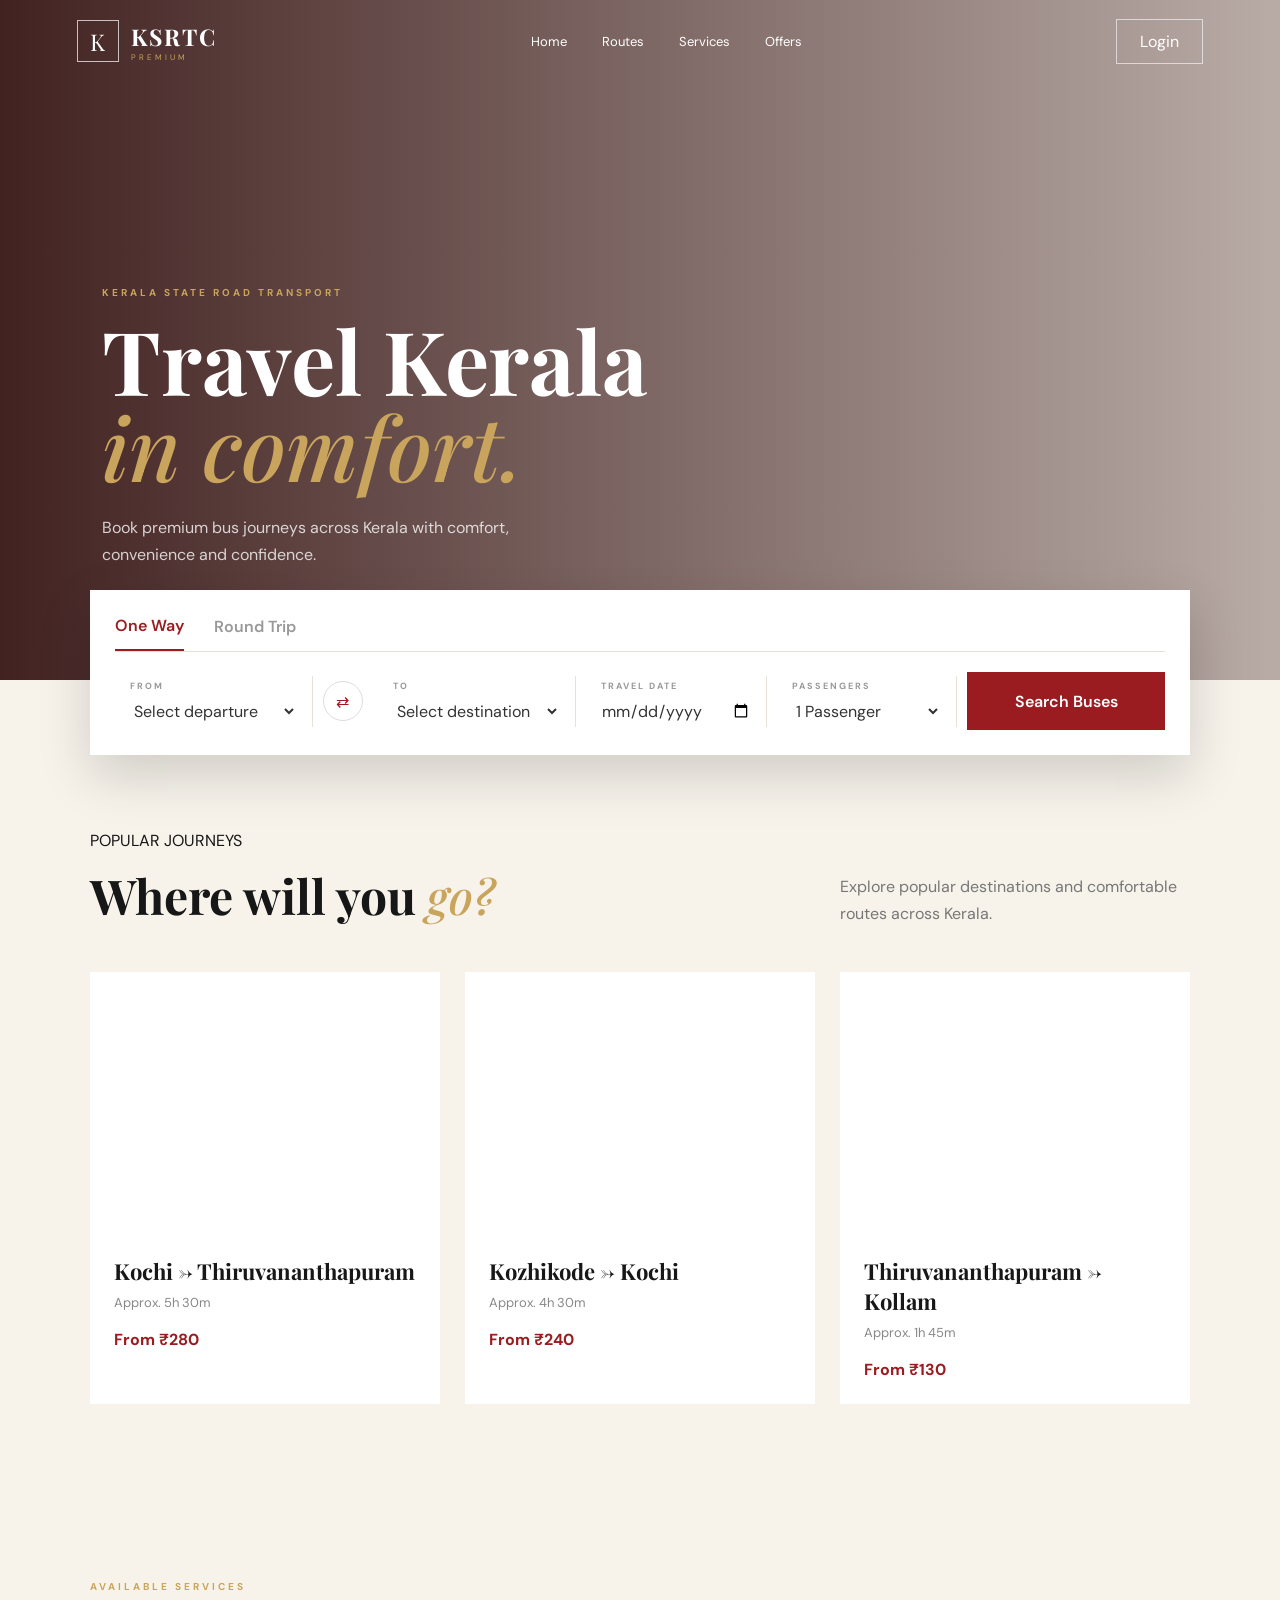
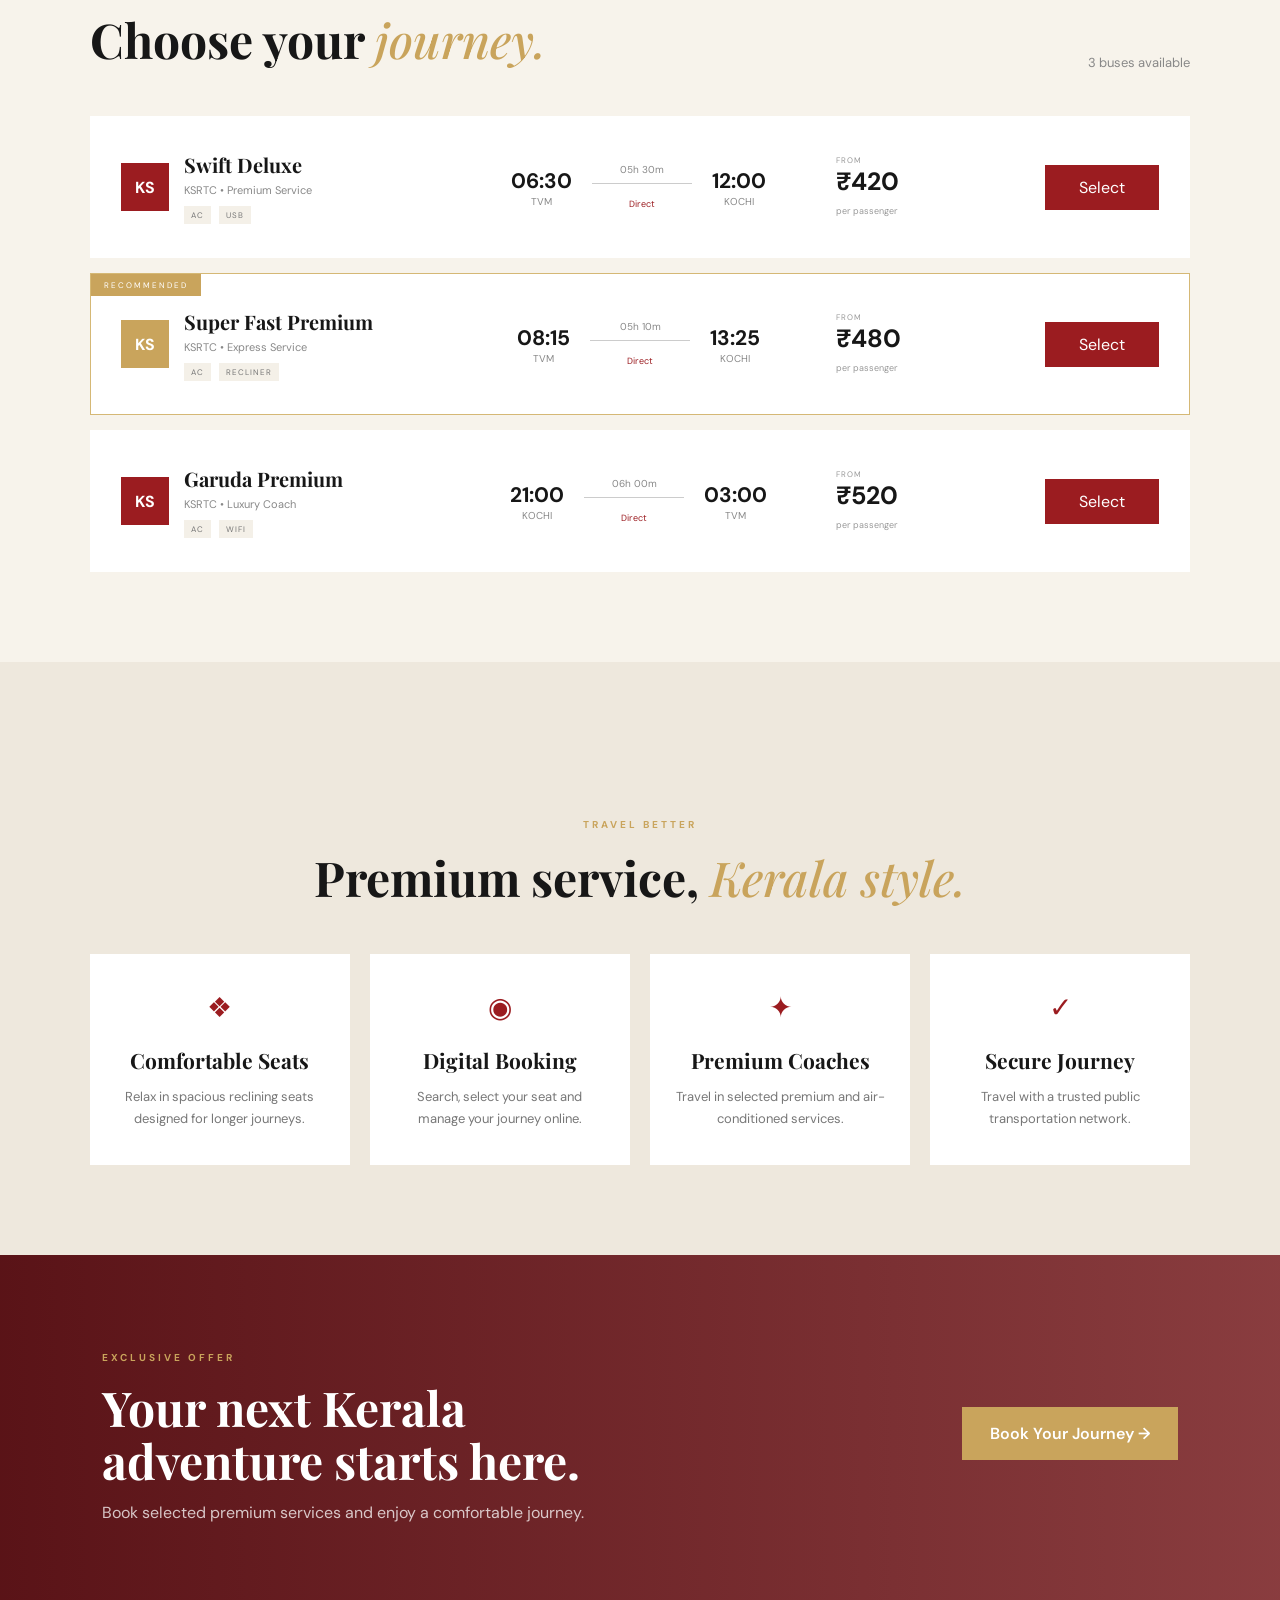
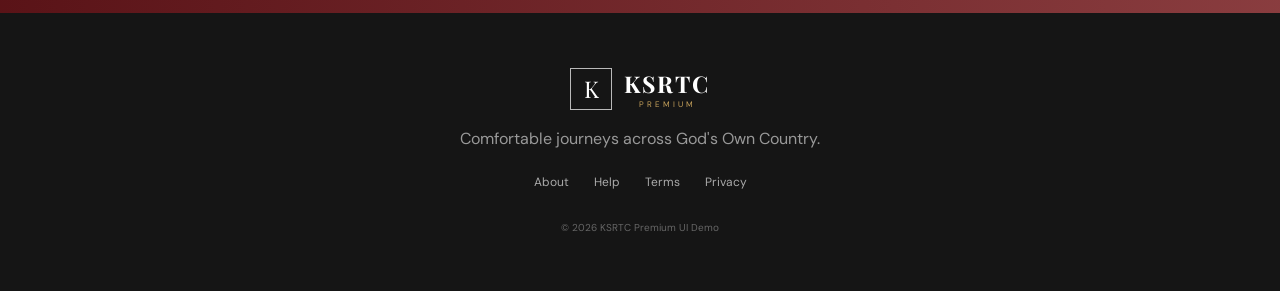
<file: index.html>
<!DOCTYPE html>
<html lang="en">
<head>
    <meta charset="UTF-8">
    <meta name="viewport" content="width=device-width, initial-scale=1.0">

    <title>KSRTC Premium | Bus Booking</title>

    <link rel="stylesheet" href="style.css">

    <link rel="preconnect" href="https://fonts.googleapis.com">
    <link rel="preconnect"
          href="https://fonts.gstatic.com"
          crossorigin>

    <link href="https://fonts.googleapis.com/css2?family=DM+Sans:wght@400;500;600;700&family=Playfair+Display:wght@600;700&display=swap"
          rel="stylesheet">
</head>

<body>

<!-- ================= NAVBAR ================= -->

<header class="navbar">

    <div class="brand">

        <div class="brand-icon">
            K
        </div>

        <div>
            <strong>KSRTC</strong>
            <span>PREMIUM</span>
        </div>

    </div>

    <nav id="mainNav">

        <a href="#home">Home</a>
        <a href="#routes">Routes</a>
        <a href="#services">Services</a>
        <a href="#offers">Offers</a>

    </nav>

    <button class="login-btn" onclick="openLogin()">
        Login
    </button>

    <button class="menu-btn" onclick="toggleMenu()">
        ☰
    </button>

</header>


<!-- ================= HERO ================= -->

<section class="hero" id="home">

    <div class="hero-overlay"></div>

    <div class="hero-content">

        <div class="premium-label">
            KERALA STATE ROAD TRANSPORT
        </div>

        <h1>
            Travel Kerala<br>
            <i>in comfort.</i>
        </h1>

        <p>
            Book premium bus journeys across Kerala
            with comfort, convenience and confidence.
        </p>

    </div>


    <!-- SEARCH CARD -->

    <div class="search-card">

        <div class="trip-tabs">

            <button class="active"
                    onclick="setTripType('oneway', this)">
                One Way
            </button>

            <button onclick="setTripType('round', this)">
                Round Trip
            </button>

        </div>


        <div class="search-grid">

            <div class="field">

                <label>FROM</label>

                <select id="from">

                    <option value="">Select departure</option>
                    <option>Thiruvananthapuram</option>
                    <option>Kollam</option>
                    <option>Alappuzha</option>
                    <option>Kochi</option>
                    <option>Thrissur</option>
                    <option>Palakkad</option>
                    <option>Kozhikode</option>
                    <option>Kannur</option>
                    <option>Kasaragod</option>

                </select>

            </div>


            <button class="swap-btn"
                    onclick="swapCities()">
                ⇄
            </button>


            <div class="field">

                <label>TO</label>

                <select id="to">

                    <option value="">Select destination</option>
                    <option>Thiruvananthapuram</option>
                    <option>Kollam</option>
                    <option>Alappuzha</option>
                    <option>Kochi</option>
                    <option>Thrissur</option>
                    <option>Palakkad</option>
                    <option>Kozhikode</option>
                    <option>Kannur</option>
                    <option>Kasaragod</option>

                </select>

            </div>


            <div class="field">

                <label>TRAVEL DATE</label>

                <input type="date" id="travelDate">

            </div>


            <div class="field">

                <label>PASSENGERS</label>

                <select id="passengers">

                    <option value="1">1 Passenger</option>
                    <option value="2">2 Passengers</option>
                    <option value="3">3 Passengers</option>
                    <option value="4">4 Passengers</option>
                    <option value="5">5 Passengers</option>
                    <option value="6">6 Passengers</option>

                </select>

            </div>


            <button class="search-btn"
                    onclick="searchBuses()">

                Search Buses

            </button>

        </div>

    </div>

</section>


<!-- ================= ROUTES ================= -->

<section class="routes-section" id="routes">

    <div class="section-title">

        <div>

            <span>POPULAR JOURNEYS</span>

            <h2>
                Where will you <i>go?</i>
            </h2>

        </div>

        <p>
            Explore popular destinations and
            comfortable routes across Kerala.
        </p>

    </div>


    <div class="route-grid">

        <div class="route-card"
             onclick="selectRoute('Kochi','Thiruvananthapuram')">

            <div class="route-image kochi"></div>

            <div class="route-info">

                <h3>Kochi → Thiruvananthapuram</h3>

                <p>Approx. 5h 30m</p>

                <strong>From ₹280</strong>

            </div>

        </div>


        <div class="route-card"
             onclick="selectRoute('Kozhikode','Kochi')">

            <div class="route-image kozhikode"></div>

            <div class="route-info">

                <h3>Kozhikode → Kochi</h3>

                <p>Approx. 4h 30m</p>

                <strong>From ₹240</strong>

            </div>

        </div>


        <div class="route-card"
             onclick="selectRoute('Thiruvananthapuram','Kollam')">

            <div class="route-image trivandrum"></div>

            <div class="route-info">

                <h3>Thiruvananthapuram → Kollam</h3>

                <p>Approx. 1h 45m</p>

                <strong>From ₹130</strong>

            </div>

        </div>

    </div>

</section>


<!-- ================= BUS RESULTS ================= -->

<section class="results-section" id="results">

    <div class="results-heading">

        <div>

            <span>AVAILABLE SERVICES</span>

            <h2>Choose your <i>journey.</i></h2>

        </div>

        <div id="resultCount">
            3 buses available
        </div>

    </div>


    <div class="bus-list">


        <!-- BUS 1 -->

        <article class="bus-card">

            <div class="bus-main">

                <div class="bus-company">

                    <div class="bus-logo">
                        KS
                    </div>

                    <div>

                        <h3>Swift Deluxe</h3>

                        <p>KSRTC • Premium Service</p>

                        <span class="bus-tag">
                            AC
                        </span>

                        <span class="bus-tag">
                            USB
                        </span>

                    </div>

                </div>


                <div class="timing">

                    <div>

                        <strong>06:30</strong>

                        <span>TVM</span>

                    </div>

                    <div class="duration">

                        <span>05h 30m</span>

                        <div class="line"></div>

                        <small>Direct</small>

                    </div>

                    <div>

                        <strong>12:00</strong>

                        <span>KOCHI</span>

                    </div>

                </div>


                <div class="price">

                    <small>FROM</small>

                    <strong>₹420</strong>

                    <span>per passenger</span>

                </div>


                <button class="select-btn"
                        onclick="openSeats('Swift Deluxe', 420)">
                    Select
                </button>

            </div>

        </article>


        <!-- BUS 2 -->

        <article class="bus-card featured">

            <div class="popular">
                RECOMMENDED
            </div>

            <div class="bus-main">

                <div class="bus-company">

                    <div class="bus-logo gold">
                        KS
                    </div>

                    <div>

                        <h3>Super Fast Premium</h3>

                        <p>KSRTC • Express Service</p>

                        <span class="bus-tag">
                            AC
                        </span>

                        <span class="bus-tag">
                            RECLINER
                        </span>

                    </div>

                </div>


                <div class="timing">

                    <div>

                        <strong>08:15</strong>

                        <span>TVM</span>

                    </div>

                    <div class="duration">

                        <span>05h 10m</span>

                        <div class="line"></div>

                        <small>Direct</small>

                    </div>

                    <div>

                        <strong>13:25</strong>

                        <span>KOCHI</span>

                    </div>

                </div>


                <div class="price">

                    <small>FROM</small>

                    <strong>₹480</strong>

                    <span>per passenger</span>

                </div>


                <button class="select-btn"
                        onclick="openSeats('Super Fast Premium', 480)">
                    Select
                </button>

            </div>

        </article>


        <!-- BUS 3 -->

        <article class="bus-card">

            <div class="bus-main">

                <div class="bus-company">

                    <div class="bus-logo">
                        KS
                    </div>

                    <div>

                        <h3>Garuda Premium</h3>

                        <p>KSRTC • Luxury Coach</p>

                        <span class="bus-tag">
                            AC
                        </span>

                        <span class="bus-tag">
                            WIFI
                        </span>

                    </div>

                </div>


                <div class="timing">

                    <div>

                        <strong>21:00</strong>

                        <span>KOCHI</span>

                    </div>

                    <div class="duration">

                        <span>06h 00m</span>

                        <div class="line"></div>

                        <small>Direct</small>

                    </div>

                    <div>

                        <strong>03:00</strong>

                        <span>TVM</span>

                    </div>

                </div>


                <div class="price">

                    <small>FROM</small>

                    <strong>₹520</strong>

                    <span>per passenger</span>

                </div>


                <button class="select-btn"
                        onclick="openSeats('Garuda Premium', 520)">
                    Select
                </button>

            </div>

        </article>

    </div>

</section>


<!-- ================= SERVICES ================= -->

<section class="services" id="services">

    <div class="section-title center">

        <span>TRAVEL BETTER</span>

        <h2>
            Premium service, <i>Kerala style.</i>
        </h2>

    </div>


    <div class="service-grid">

        <div class="service">

            <div>❖</div>

            <h3>Comfortable Seats</h3>

            <p>
                Relax in spacious reclining seats
                designed for longer journeys.
            </p>

        </div>


        <div class="service">

            <div>◉</div>

            <h3>Digital Booking</h3>

            <p>
                Search, select your seat and manage
                your journey online.
            </p>

        </div>


        <div class="service">

            <div>✦</div>

            <h3>Premium Coaches</h3>

            <p>
                Travel in selected premium and
                air-conditioned services.
            </p>

        </div>


        <div class="service">

            <div>✓</div>

            <h3>Secure Journey</h3>

            <p>
                Travel with a trusted public
                transportation network.
            </p>

        </div>

    </div>

</section>


<!-- ================= OFFER ================= -->

<section class="offer" id="offers">

    <div>

        <span>EXCLUSIVE OFFER</span>

        <h2>
            Your next Kerala<br>
            adventure starts here.
        </h2>

        <p>
            Book selected premium services and
            enjoy a comfortable journey.
        </p>

    </div>

    <button onclick="scrollToSearch()">
        Book Your Journey →
    </button>

</section>


<!-- ================= SEAT MODAL ================= -->

<div class="modal" id="seatModal">

    <div class="modal-content seat-modal">

        <button class="close"
                onclick="closeModal('seatModal')">
            ×
        </button>

        <span>SELECT YOUR SEAT</span>

        <h2 id="selectedBus">
            Premium Bus
        </h2>

        <div class="bus-layout">

            <div class="driver">
                DRIVER
            </div>

            <div class="seats"
                 id="seatContainer">
            </div>

        </div>


        <div class="seat-legend">

            <span>
                <i class="available"></i>
                Available
            </span>

            <span>
                <i class="selected"></i>
                Selected
            </span>

            <span>
                <i class="occupied"></i>
                Occupied
            </span>

        </div>


        <div class="booking-summary">

            <div>
                <small>SELECTED SEAT</small>
                <strong id="seatNumber">
                    None
                </strong>
            </div>

            <div>
                <small>TOTAL</small>
                <strong id="seatPrice">
                    ₹0
                </strong>
            </div>

        </div>

        <button class="continue-btn"
                onclick="continueBooking()">
            Continue
        </button>

    </div>

</div>


<!-- ================= PASSENGER MODAL ================= -->

<div class="modal" id="passengerModal">

    <div class="modal-content">

        <button class="close"
                onclick="closeModal('passengerModal')">
            ×
        </button>

        <span>PASSENGER DETAILS</span>

        <h2>Complete your <i>booking.</i></h2>


        <form id="passengerForm">

            <label>Full Name</label>

            <input type="text"
                   id="passengerName"
                   placeholder="Enter full name"
                   required>


            <label>Mobile Number</label>

            <input type="tel"
                   id="mobile"
                   placeholder="10-digit mobile number"
                   pattern="[0-9]{10}"
                   required>


            <label>Email</label>

            <input type="email"
                   id="email"
                   placeholder="you@example.com"
                   required>


            <div class="final-summary">

                <div>
                    <span>Bus</span>
                    <strong id="finalBus"></strong>
                </div>

                <div>
                    <span>Seat</span>
                    <strong id="finalSeat"></strong>
                </div>

                <div>
                    <span>Total</span>
                    <strong id="finalPrice"></strong>
                </div>

            </div>


            <button class="pay-btn"
                    type="submit">
                Confirm Booking
            </button>

        </form>

    </div>

</div>


<!-- ================= LOGIN MODAL ================= -->

<div class="modal" id="loginModal">

    <div class="modal-content login-modal">

        <button class="close"
                onclick="closeModal('loginModal')">
            ×
        </button>

        <div class="login-icon">
            K
        </div>

        <span>WELCOME BACK</span>

        <h2>Sign in to <i>KSRTC.</i></h2>


        <form id="loginForm">

            <label>Mobile Number</label>

            <input type="tel"
                   placeholder="Enter mobile number"
                   required>


            <label>Password</label>

            <input type="password"
                   placeholder="Enter password"
                   required>


            <button type="submit"
                    class="pay-btn">
                Sign In
            </button>

        </form>

    </div>

</div>


<!-- ================= FOOTER ================= -->

<footer>

    <div class="footer-brand">

        <div class="brand-icon">
            K
        </div>

        <div>
            <strong>KSRTC</strong>
            <span>PREMIUM</span>
        </div>

    </div>

    <p>
        Comfortable journeys across God's Own Country.
    </p>

    <div class="footer-links">

        <a href="#">About</a>
        <a href="#">Help</a>
        <a href="#">Terms</a>
        <a href="#">Privacy</a>

    </div>

    <small>
        © 2026 KSRTC Premium UI Demo
    </small>

</footer>


<script src="script.js"></script>

</body>
</html>
</file>
<file: style.css>
* {
    margin: 0;
    padding: 0;
    box-sizing: border-box;
}

:root {
    --red: #9b1c20;
    --dark-red: #6e1015;
    --gold: #c9a45c;
    --cream: #f7f3eb;
    --white: #ffffff;
    --black: #171717;
    --gray: #777;
    --border: #e7e2d9;
}

html {
    scroll-behavior: smooth;
}

body {
    font-family: "DM Sans", sans-serif;
    background: var(--cream);
    color: var(--black);
}

button,
input,
select {
    font: inherit;
}


/* ================= NAVBAR ================= */

.navbar {
    position: absolute;
    z-index: 20;

    top: 0;
    left: 0;

    width: 100%;
    height: 82px;

    padding: 0 6%;

    display: flex;
    align-items: center;
    justify-content: space-between;

    color: white;
}

.brand,
.footer-brand {
    display: flex;
    align-items: center;
    gap: 12px;
}

.brand-icon {
    width: 42px;
    height: 42px;

    display: flex;
    align-items: center;
    justify-content: center;

    border: 1px solid rgba(255,255,255,.7);

    font-family: "Playfair Display", serif;
    font-size: 23px;

    color: white;
}

.brand strong,
.footer-brand strong {
    display: block;

    font-family: "Playfair Display", serif;

    font-size: 23px;
    letter-spacing: 2px;
}

.brand span,
.footer-brand span {
    display: block;

    color: var(--gold);

    font-size: 8px;
    letter-spacing: 3px;
}

.navbar nav {
    display: flex;
    gap: 35px;
}

.navbar nav a {
    color: white;
    text-decoration: none;
    font-size: 13px;

    transition: .3s;
}

.navbar nav a:hover {
    color: var(--gold);
}

.login-btn {
    padding: 11px 23px;

    border: 1px solid rgba(255,255,255,.6);

    background: transparent;
    color: white;

    cursor: pointer;

    transition: .3s;
}

.login-btn:hover {
    background: white;
    color: var(--black);
}

.menu-btn {
    display: none;

    border: none;
    background: transparent;

    color: white;
    font-size: 25px;

    cursor: pointer;
}


/* ================= HERO ================= */

.hero {
    height: 680px;

    position: relative;

    background:
        url("https://images.unsplash.com/photo-1544620347-c4fd4a3d5957?auto=format&fit=crop&w=2000&q=85")
        center/cover;
}

.hero-overlay {
    position: absolute;
    inset: 0;

    background:
        linear-gradient(
            90deg,
            rgba(40,5,5,.88),
            rgba(40,5,5,.30)
        );
}

.hero-content {
    position: absolute;

    top: 42%;
    left: 8%;

    color: white;

    max-width: 650px;
}

.premium-label,
.section-title > span,
.results-heading > div > span,
.offer > div > span {
    font-size: 10px;
    letter-spacing: 3px;
    font-weight: 700;

    color: var(--gold);
}

.hero h1 {
    font-family: "Playfair Display", serif;

    font-size: clamp(55px, 7vw, 88px);

    line-height: .98;

    margin: 18px 0 25px;
}

.hero h1 i,
h2 i {
    color: var(--gold);
    font-weight: 500;
}

.hero-content p {
    max-width: 480px;

    color: rgba(255,255,255,.78);

    line-height: 1.7;
}


/* ================= SEARCH ================= */

.search-card {
    position: absolute;

    z-index: 10;

    left: 7%;
    right: 7%;
    bottom: -75px;

    background: white;

    padding: 25px;

    box-shadow: 0 20px 50px rgba(0,0,0,.16);
}

.trip-tabs {
    display: flex;
    gap: 30px;

    border-bottom: 1px solid var(--border);

    margin-bottom: 20px;
}

.trip-tabs button {
    background: none;
    border: none;

    padding: 0 0 13px;

    font-weight: 600;
    color: #999;

    cursor: pointer;
}

.trip-tabs button.active {
    color: var(--red);

    border-bottom: 2px solid var(--red);
}

.search-grid {
    display: grid;

    grid-template-columns:
        1.1fr
        45px
        1.1fr
        1fr
        1fr
        1.1fr;

    gap: 10px;

    align-items: center;
}

.field {
    border-right: 1px solid var(--border);

    padding: 4px 15px;
}

.field label {
    display: block;

    font-size: 9px;
    letter-spacing: 2px;

    color: #999;
    font-weight: 700;

    margin-bottom: 8px;
}

.field input,
.field select {
    width: 100%;

    border: none;
    outline: none;

    background: transparent;

    color: #333;
}

.swap-btn {
    width: 40px;
    height: 40px;

    border: 1px solid #ddd;

    border-radius: 50%;

    background: white;

    color: var(--red);

    cursor: pointer;
}

.search-btn {
    height: 58px;

    border: none;

    background: var(--red);
    color: white;

    font-weight: 600;

    cursor: pointer;

    transition: .3s;
}

.search-btn:hover {
    background: var(--dark-red);
}


/* ================= SECTIONS ================= */

.routes-section,
.results-section,
.services {
    padding: 150px 7% 90px;
}

.results-section {
    padding-top: 80px;
}

.section-title,
.results-heading {
    display: flex;

    justify-content: space-between;
    align-items: end;

    margin-bottom: 45px;
}

.section-title h2,
.results-heading h2 {
    font-family: "Playfair Display", serif;

    font-size: 48px;

    margin-top: 12px;
}

.section-title > p {
    max-width: 350px;

    color: var(--gray);

    line-height: 1.7;
}


/* ================= ROUTES ================= */

.route-grid {
    display: grid;

    grid-template-columns: repeat(3, 1fr);

    gap: 25px;
}

.route-card {
    background: white;

    cursor: pointer;

    transition: .4s;
}

.route-card:hover {
    transform: translateY(-7px);

    box-shadow:
        0 20px 40px rgba(0,0,0,.10);
}

.route-image {
    height: 260px;

    background-size: cover;
    background-position: center;
}

.route-image.kochi {
    background-image:
        url("https://images.unsplash.com/photo-1593693397690-362cb9666fc2?auto=format&fit=crop&w=1000&q=80");
}

.route-image.kozhikode {
    background-image:
        url("https://images.unsplash.com/photo-1578922746465-3a80a228f223?auto=format&fit=crop&w=1000&q=80");
}

.route-image.trivandrum {
    background-image:
        url("https://images.unsplash.com/photo-1596176530529-78163a4f7af2?auto=format&fit=crop&w=1000&q=80");
}

.route-info {
    padding: 24px;
}

.route-info h3 {
    font-family: "Playfair Display", serif;

    font-size: 22px;

    margin-bottom: 8px;
}

.route-info p {
    color: #888;
    font-size: 13px;

    margin-bottom: 18px;
}

.route-info strong {
    color: var(--red);
}


/* ================= RESULTS ================= */

.results-heading > div:last-child {
    color: #888;

    font-size: 13px;
}

.bus-list {
    display: flex;

    flex-direction: column;

    gap: 15px;
}

.bus-card {
    position: relative;

    background: white;

    border: 1px solid transparent;

    transition: .3s;
}

.bus-card:hover {
    border-color: #d6c7ad;

    box-shadow: 0 12px 30px rgba(0,0,0,.06);
}

.bus-card.featured {
    border-color: #d5b875;
}

.popular {
    position: absolute;

    top: 0;
    left: 0;

    padding: 6px 13px;

    background: var(--gold);
    color: white;

    font-size: 8px;
    letter-spacing: 2px;
}

.bus-main {
    min-height: 140px;

    padding: 30px;

    display: grid;

    grid-template-columns:
        1.4fr
        1.5fr
        .8fr
        .5fr;

    align-items: center;

    gap: 25px;
}

.bus-company {
    display: flex;
    align-items: center;
    gap: 15px;
}

.bus-logo {
    width: 48px;
    height: 48px;

    display: flex;
    align-items: center;
    justify-content: center;

    background: var(--red);
    color: white;

    font-weight: 700;
}

.bus-logo.gold {
    background: var(--gold);
}

.bus-company h3 {
    font-family: "Playfair Display", serif;

    font-size: 20px;
}

.bus-company p {
    color: #888;

    font-size: 11px;

    margin: 5px 0;
}

.bus-tag {
    display: inline-block;

    padding: 4px 7px;

    margin-right: 4px;

    background: #f4f0e8;

    color: #777;

    font-size: 8px;

    letter-spacing: 1px;
}

.timing {
    display: flex;

    align-items: center;
    justify-content: center;

    gap: 20px;

    text-align: center;
}

.timing strong {
    display: block;

    font-size: 21px;
}

.timing span {
    display: block;

    color: #888;

    font-size: 10px;
}

.duration {
    width: 100px;
}

.duration .line {
    height: 1px;

    background: #ccc;

    margin: 7px 0;
}

.duration small {
    color: var(--red);

    font-size: 9px;
}

.price small {
    display: block;

    color: #999;

    font-size: 8px;
    letter-spacing: 1px;
}

.price strong {
    display: block;

    font-size: 25px;
}

.price span {
    color: #999;

    font-size: 9px;
}

.select-btn {
    background: var(--red);
    color: white;

    border: none;

    padding: 12px 20px;

    cursor: pointer;

    transition: .3s;
}

.select-btn:hover {
    background: var(--dark-red);
}


/* ================= SERVICES ================= */

.services {
    background: #eee8dd;
}

.center {
    display: block;
    text-align: center;
}

.service-grid {
    display: grid;

    grid-template-columns: repeat(4, 1fr);

    gap: 20px;
}

.service {
    background: white;

    padding: 35px 25px;

    text-align: center;
}

.service > div {
    color: var(--red);

    font-size: 28px;

    margin-bottom: 20px;
}

.service h3 {
    font-family: "Playfair Display", serif;

    font-size: 21px;

    margin-bottom: 12px;
}

.service p {
    color: #777;

    font-size: 13px;

    line-height: 1.7;
}


/* ================= OFFER ================= */

.offer {
    background:
        linear-gradient(
            90deg,
            rgba(80,5,10,.94),
            rgba(110,15,20,.80)
        ),
        url("https://images.unsplash.com/photo-1544620347-c4fd4a3d5957?auto=format&fit=crop&w=1800&q=80")
        center/cover;

    color: white;

    padding: 90px 8%;

    display: flex;

    justify-content: space-between;
    align-items: center;
}

.offer h2 {
    font-family: "Playfair Display", serif;

    font-size: 48px;

    line-height: 1.1;

    margin: 15px 0;
}

.offer p {
    color: rgba(255,255,255,.75);
}

.offer button {
    padding: 16px 28px;

    border: none;

    background: var(--gold);
    color: white;

    cursor: pointer;

    font-weight: 600;
}


/* ================= MODAL ================= */

.modal {
    position: fixed;

    inset: 0;

    z-index: 100;

    display: none;

    align-items: center;
    justify-content: center;

    padding: 20px;

    background: rgba(0,0,0,.72);
}

.modal.show {
    display: flex;
}

.modal-content {
    position: relative;

    width: 100%;
    max-width: 520px;

    max-height: 90vh;

    overflow-y: auto;

    background: white;

    padding: 40px;
}

.close {
    position: absolute;

    right: 18px;
    top: 12px;

    border: none;

    background: none;

    font-size: 30px;

    cursor: pointer;
}

.modal-content > span {
    color: var(--red);

    font-size: 10px;
    font-weight: 700;

    letter-spacing: 2px;
}

.modal-content h2 {
    font-family: "Playfair Display", serif;

    font-size: 35px;

    margin: 10px 0 30px;
}


/* ================= SEATS ================= */

.bus-layout {
    background: #f4f0e8;

    padding: 25px;

    margin-top: 20px;
}

.driver {
    width: 70px;

    margin-left: auto;

    margin-bottom: 20px;

    padding: 8px;

    background: #333;

    color: white;

    text-align: center;

    font-size: 8px;
}

.seats {
    display: grid;

    grid-template-columns:
        repeat(2, 1fr)
        20px
        repeat(2, 1fr);

    gap: 10px;

    max-width: 250px;

    margin: auto;
}

.seat {
    height: 38px;

    border: none;

    background: #d5e4d2;

    color: #35602f;

    font-size: 10px;

    cursor: pointer;
}

.seat:nth-child(4n) {
    grid-column: 4;
}

.seat.occupied {
    background: #ccc;

    color: #888;

    cursor: not-allowed;
}

.seat.selected {
    background: var(--red);

    color: white;
}

.seat-legend {
    display: flex;

    justify-content: center;

    gap: 20px;

    margin: 20px 0;

    font-size: 10px;
}

.seat-legend span {
    display: flex;

    align-items: center;

    gap: 5px;
}

.seat-legend i {
    width: 12px;
    height: 12px;

    display: inline-block;
}

.available {
    background: #d5e4d2;
}

.selected {
    background: var(--red);
}

.occupied {
    background: #ccc;
}

.booking-summary {
    display: flex;

    justify-content: space-between;

    border-top: 1px solid #ddd;

    padding-top: 20px;
}

.booking-summary small {
    display: block;

    color: #999;

    font-size: 8px;

    letter-spacing: 1px;
}

.booking-summary strong {
    display: block;

    font-size: 22px;

    margin-top: 5px;
}

.continue-btn,
.pay-btn {
    width: 100%;

    border: none;

    background: var(--red);

    color: white;

    padding: 15px;

    margin-top: 20px;

    cursor: pointer;

    font-weight: 600;
}


/* ================= FORMS ================= */

.modal-content form {
    display: flex;

    flex-direction: column;

    gap: 8px;
}

.modal-content label {
    font-size: 10px;

    font-weight: 700;

    letter-spacing: 1px;

    margin-top: 10px;
}

.modal-content input {
    width: 100%;

    padding: 13px;

    border: 1px solid #ddd;

    outline: none;
}

.modal-content input:focus {
    border-color: var(--gold);
}

.final-summary {
    background: #f6f2ea;

    padding: 18px;

    margin-top: 20px;

    display: grid;

    gap: 10px;
}

.final-summary div {
    display: flex;

    justify-content: space-between;
}

.final-summary span {
    color: #777;

    font-size: 12px;
}

.final-summary strong {
    font-size: 13px;
}

.login-icon {
    width: 50px;
    height: 50px;

    background: var(--red);
    color: white;

    display: flex;
    align-items: center;
    justify-content: center;

    margin-bottom: 20px;

    font-family: "Playfair Display", serif;
    font-size: 25px;
}


/* ================= FOOTER ================= */

footer {
    background: #151515;

    color: #999;

    padding: 55px 7%;

    text-align: center;
}

.footer-brand {
    justify-content: center;

    color: white;

    margin-bottom: 18px;
}

.footer-links {
    display: flex;

    justify-content: center;

    gap: 25px;

    margin: 25px 0;
}

.footer-links a {
    color: #aaa;

    text-decoration: none;

    font-size: 12px;
}

footer small {
    color: #666;

    font-size: 10px;
}


/* ================= RESPONSIVE ================= */

@media (max-width: 1000px) {

    .navbar nav {
        display: none;
    }

    .menu-btn {
        display: block;
    }

    .login-btn {
        margin-left: auto;
        margin-right: 15px;
    }

    .search-grid {
        grid-template-columns: 1fr 1fr;
    }

    .swap-btn {
        display: none;
    }

    .route-grid {
        grid-template-columns: 1fr 1fr;
    }

    .service-grid {
        grid-template-columns: 1fr 1fr;
    }

    .bus-main {
        grid-template-columns: 1fr 1fr;
    }

    .select-btn {
        width: 100%;
    }
}


@media (max-width: 650px) {

    .navbar {
        padding: 0 5%;
    }

    .login-btn {
        display: none;
    }

    .hero {
        height: 700px;
    }

    .hero-content {
        left: 7%;
        right: 7%;
        top: 34%;
    }

    .hero h1 {
        font-size: 55px;
    }

    .search-card {
        left: 5%;
        right: 5%;
        bottom: -190px;

        padding: 20px;
    }

    .search-grid {
        grid-template-columns: 1fr;
    }

    .field {
        border-right: none;

        border-bottom: 1px solid var(--border);

        padding: 12px 5px;
    }

    .search-btn {
        height: 50px;
    }

    .routes-section {
        padding: 270px 5% 70px;
    }

    .results-section,
    .services {
        padding: 70px 5%;
    }

    .section-title,
    .results-heading {
        display: block;
    }

    .section-title h2,
    .results-heading h2 {
        font-size: 40px;
    }

    .section-title > p {
        margin-top: 20px;
    }

    .route-grid,
    .service-grid {
        grid-template-columns: 1fr;
    }

    .bus-main {
        grid-template-columns: 1fr;
    }

    .timing {
        justify-content: flex-start;
    }

    .price {
        margin-top: 10px;
    }

    .offer {
        display: block;
    }

    .offer h2 {
        font-size: 38px;
    }

    .offer button {
        margin-top: 30px;
    }

    .modal-content {
        padding: 30px 20px;
    }

}
</file>
